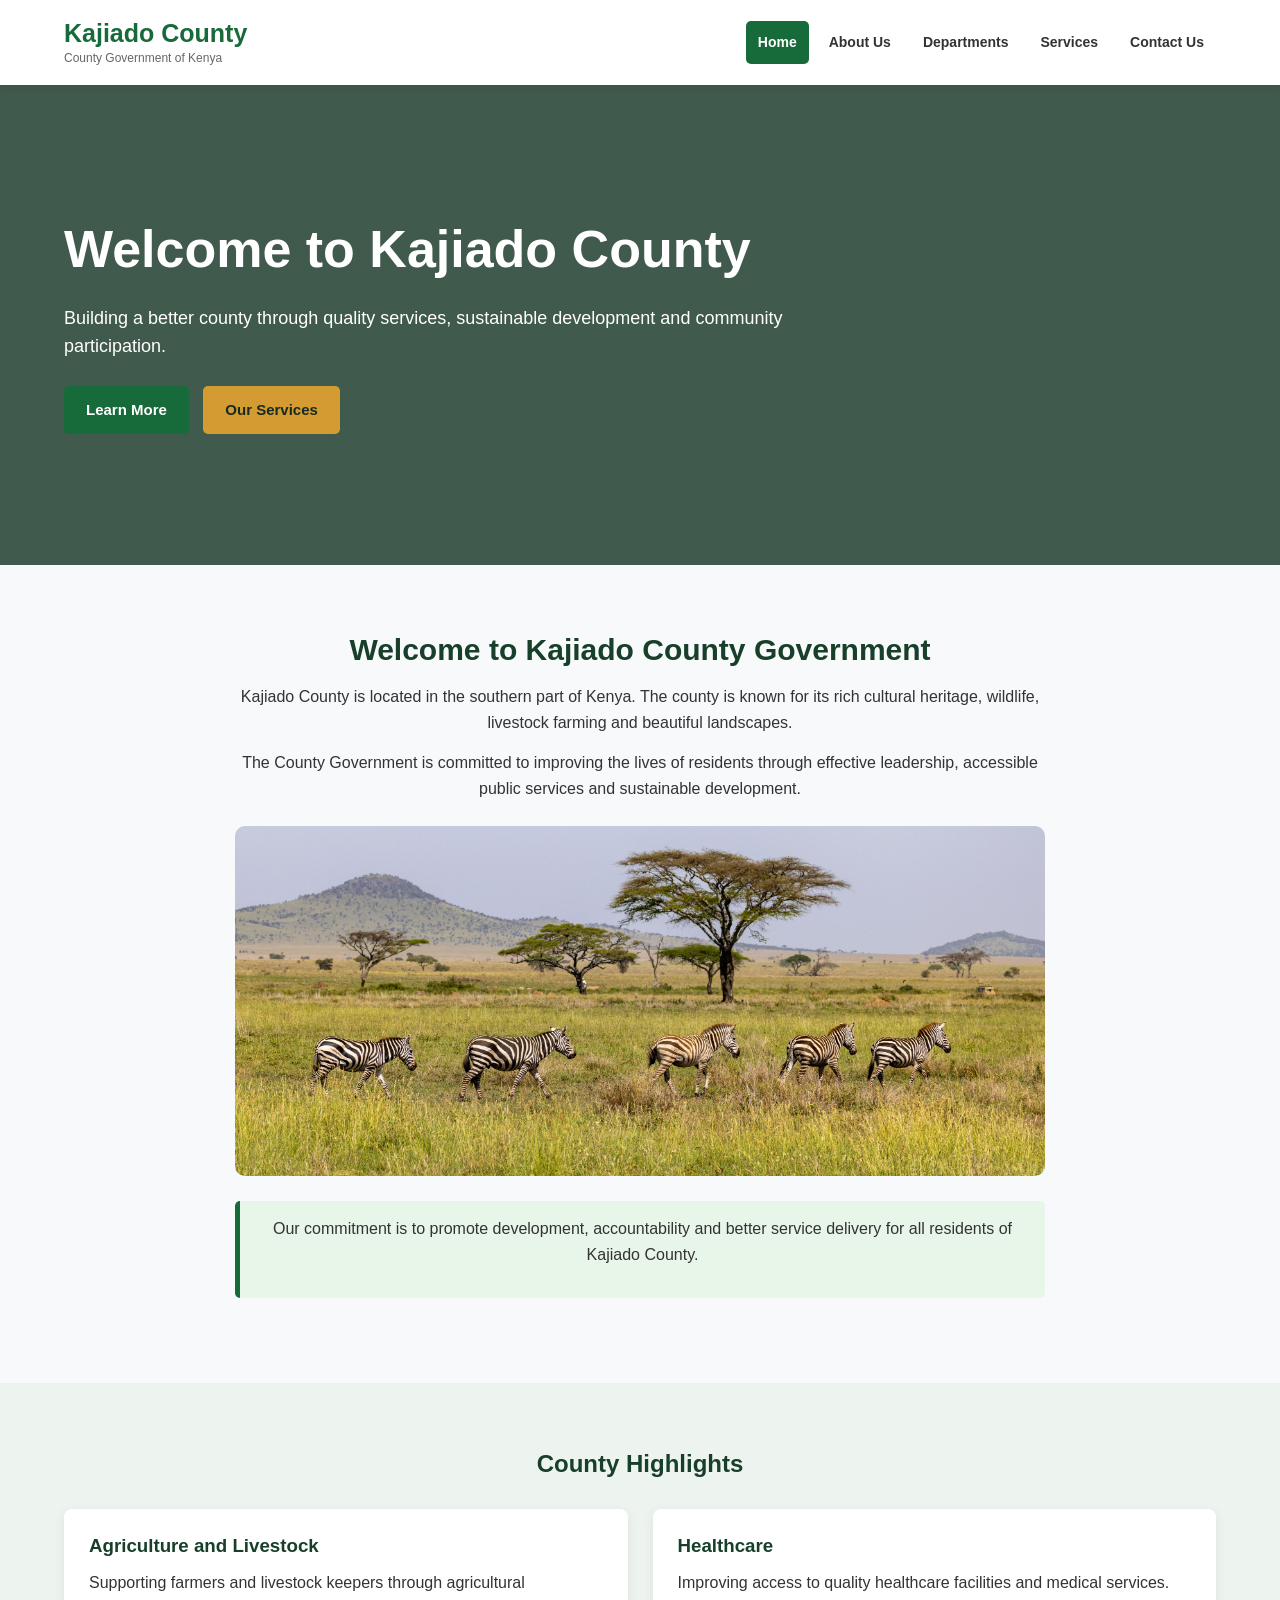
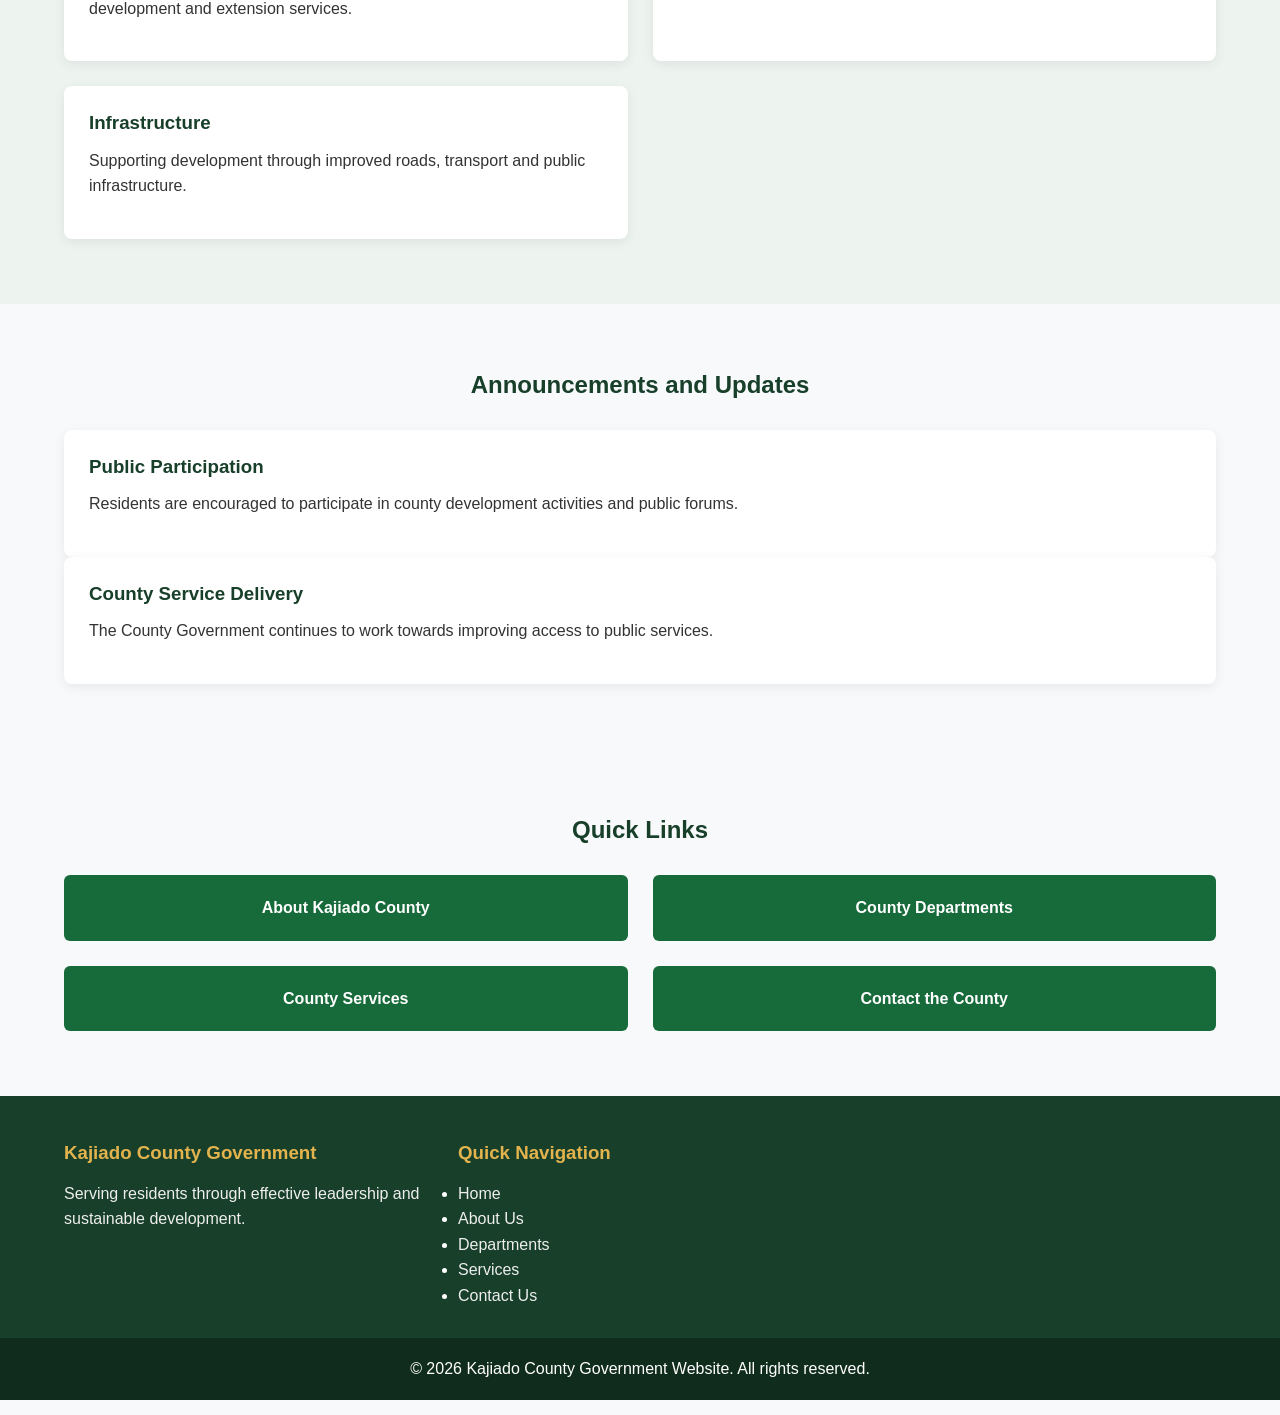
<file: index.html>
<!DOCTYPE html>
<html lang="en">
<head>
    <meta charset="UTF-8">
    <meta name="viewport" content="width=device-width, initial-scale=1.0">

    <meta name="description" content="Official information website for Kajiado County Government.">

    <title>Home | Kajiado County Government</title>

    <!-- External CSS -->
    <link rel="stylesheet" href="css/style.css">

    <!-- Internal CSS -->
    <style>
        .home-note {
            background-color: #e8f5e9;
            padding: 15px;
            border-left: 5px solid #176b3a;
            margin: 20px 0;
            border-radius: 5px;
        }
    </style>
</head>

<body>

    <!-- Header and Navigation -->
    <header>
        <div class="container header-container">

            <div class="logo">
                <h2>Kajiado County</h2>
                <p>County Government of Kenya</p>
            </div>

            <nav>
                <ul>
                    <li><a href="index.html" class="active">Home</a></li>
                    <li><a href="about.html">About Us</a></li>
                    <li><a href="departments.html">Departments</a></li>
                    <li><a href="services.html">Services</a></li>
                    <li><a href="contact.html">Contact Us</a></li>
                </ul>
            </nav>

        </div>
    </header>

    <!-- Hero Section -->
    <section class="hero">
        <div class="container hero-content">
            <h1>Welcome to Kajiado County</h1>

            <p>
                Building a better county through quality services,
                sustainable development and community participation.
            </p>

            <a href="about.html" class="btn">Learn More</a>
            <a href="services.html" class="btn btn-secondary">Our Services</a>
        </div>
    </section>

    <!-- Introduction Section -->
    <section class="introduction">
        <div class="container">

            <h2>Welcome to Kajiado County Government</h2>

            <p>
                Kajiado County is located in the southern part of Kenya.
                The county is known for its rich cultural heritage,
                wildlife, livestock farming and beautiful landscapes.
            </p>

            <p>
                The County Government is committed to improving the
                lives of residents through effective leadership,
                accessible public services and sustainable development.
            </p>

            <img
                src="images/kajiado-landscape.jpg"
                alt="Landscape of Kajiado County, Kenya"
                class="county-image"
            >

            <div class="home-note">
                <p>
                    Our commitment is to promote development,
                    accountability and better service delivery
                    for all residents of Kajiado County.
                </p>
            </div>

        </div>
    </section>

    <!-- County Highlights -->
    <section class="highlights">
        <div class="container">

            <h2>County Highlights</h2>

            <div class="highlight-container">

                <div class="highlight-card">
                    <h3>Agriculture and Livestock</h3>
                    <p>
                        Supporting farmers and livestock keepers
                        through agricultural development and extension services.
                    </p>
                </div>

                <div class="highlight-card">
                    <h3>Healthcare</h3>
                    <p>
                        Improving access to quality healthcare
                        facilities and medical services.
                    </p>
                </div>

                <div class="highlight-card">
                    <h3>Infrastructure</h3>
                    <p>
                        Supporting development through improved
                        roads, transport and public infrastructure.
                    </p>
                </div>

            </div>
        </div>
    </section>

    <!-- Announcements Section -->
    <section class="announcements">
        <div class="container">

            <h2>Announcements and Updates</h2>

            <div class="announcement-card">
                <h3>Public Participation</h3>
                <p>
                    Residents are encouraged to participate in
                    county development activities and public forums.
                </p>
            </div>

            <div class="announcement-card">
                <h3>County Service Delivery</h3>
                <p>
                    The County Government continues to work towards
                    improving access to public services.
                </p>
            </div>

        </div>
    </section>

    <!-- Quick Links Section -->
    <section class="quick-links">
        <div class="container">

            <h2>Quick Links</h2>

            <div class="quick-links-container">

                <a href="about.html">About Kajiado County</a>

                <a href="departments.html">County Departments</a>

                <a href="services.html">County Services</a>

                <a href="contact.html">Contact the County</a>

            </div>

        </div>
    </section>

    <!-- Footer -->
    <footer>
        <div class="container footer-container">

            <div>
                <h3>Kajiado County Government</h3>
                <p>
                    Serving residents through effective leadership
                    and sustainable development.
                </p>
            </div>

            <div>
                <h3>Quick Navigation</h3>
                <ul>
                    <li><a href="index.html">Home</a></li>
                    <li><a href="about.html">About Us</a></li>
                    <li><a href="departments.html">Departments</a></li>
                    <li><a href="services.html">Services</a></li>
                    <li><a href="contact.html">Contact Us</a></li>
                </ul>
            </div>

        </div>

        <p class="copyright">
            &copy; 2026 Kajiado County Government Website.
            All rights reserved.
        </p>
    </footer>

</body>
</html>
</file>
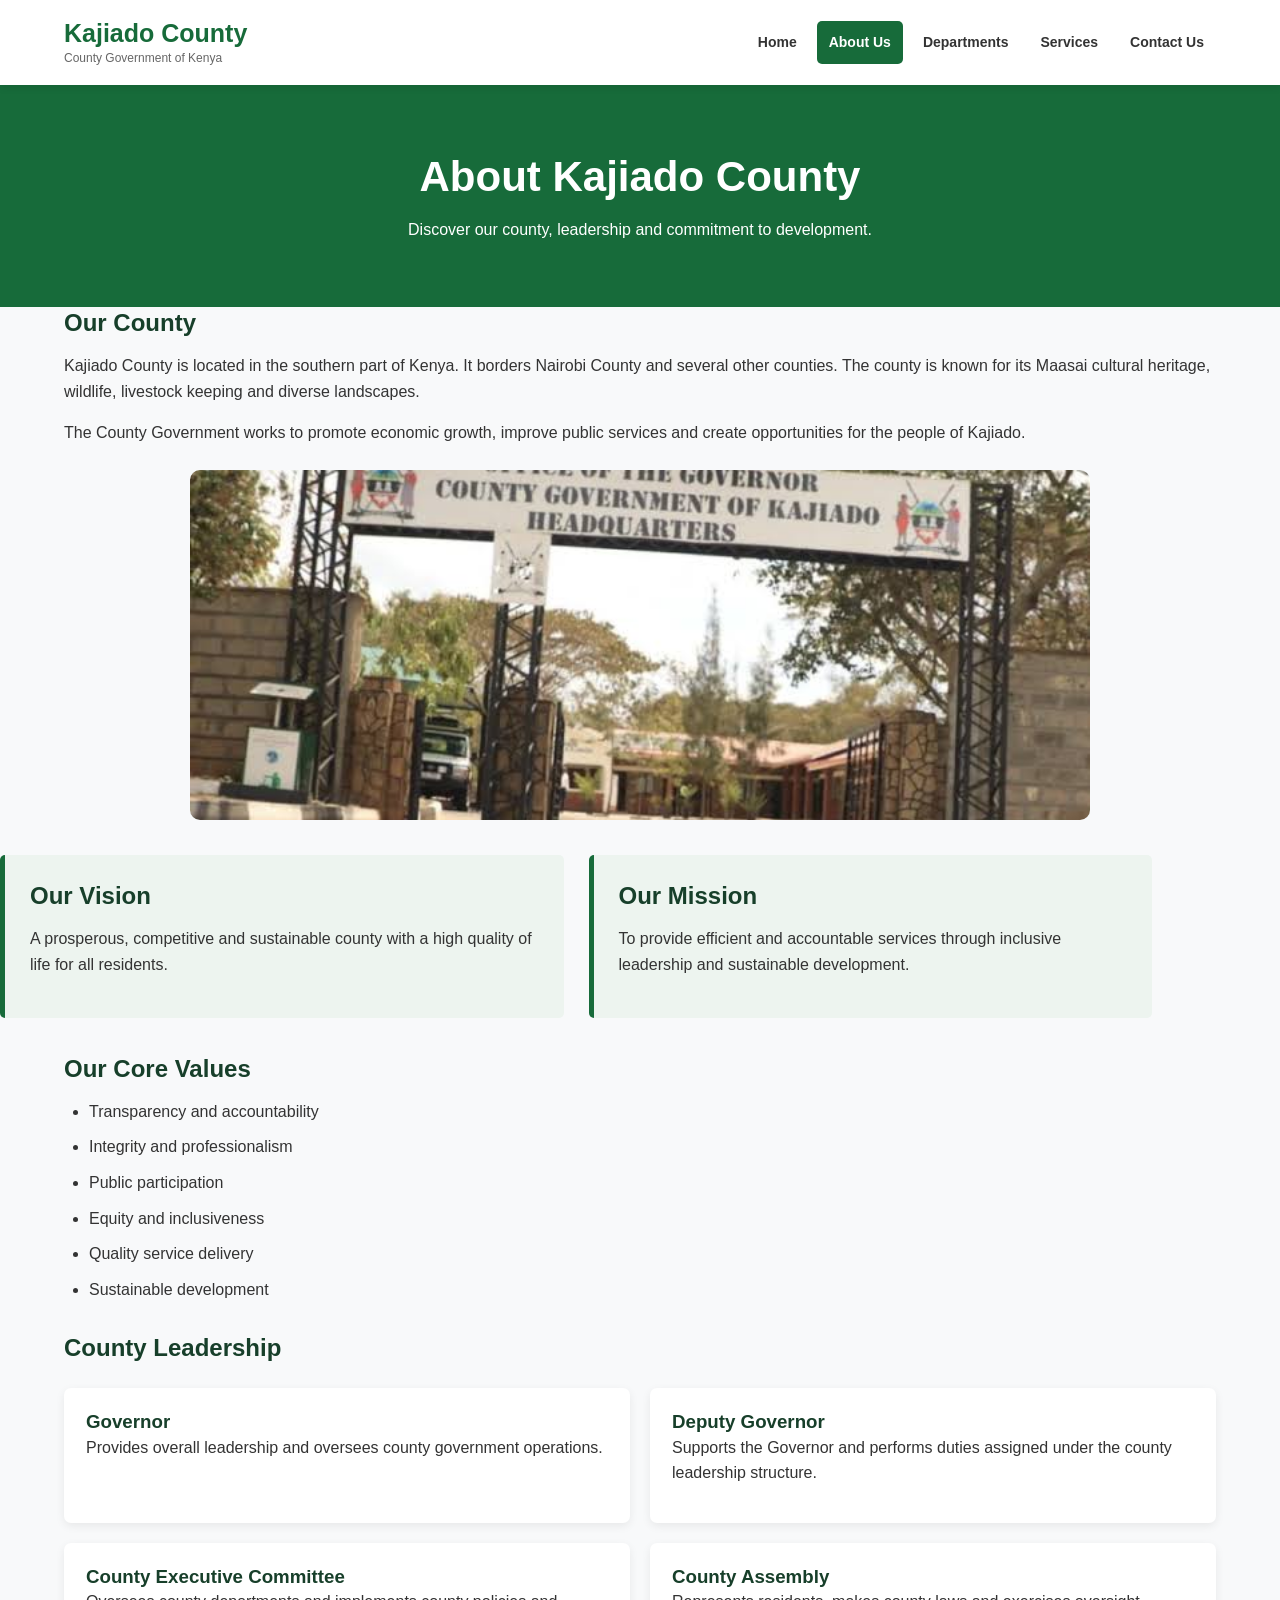
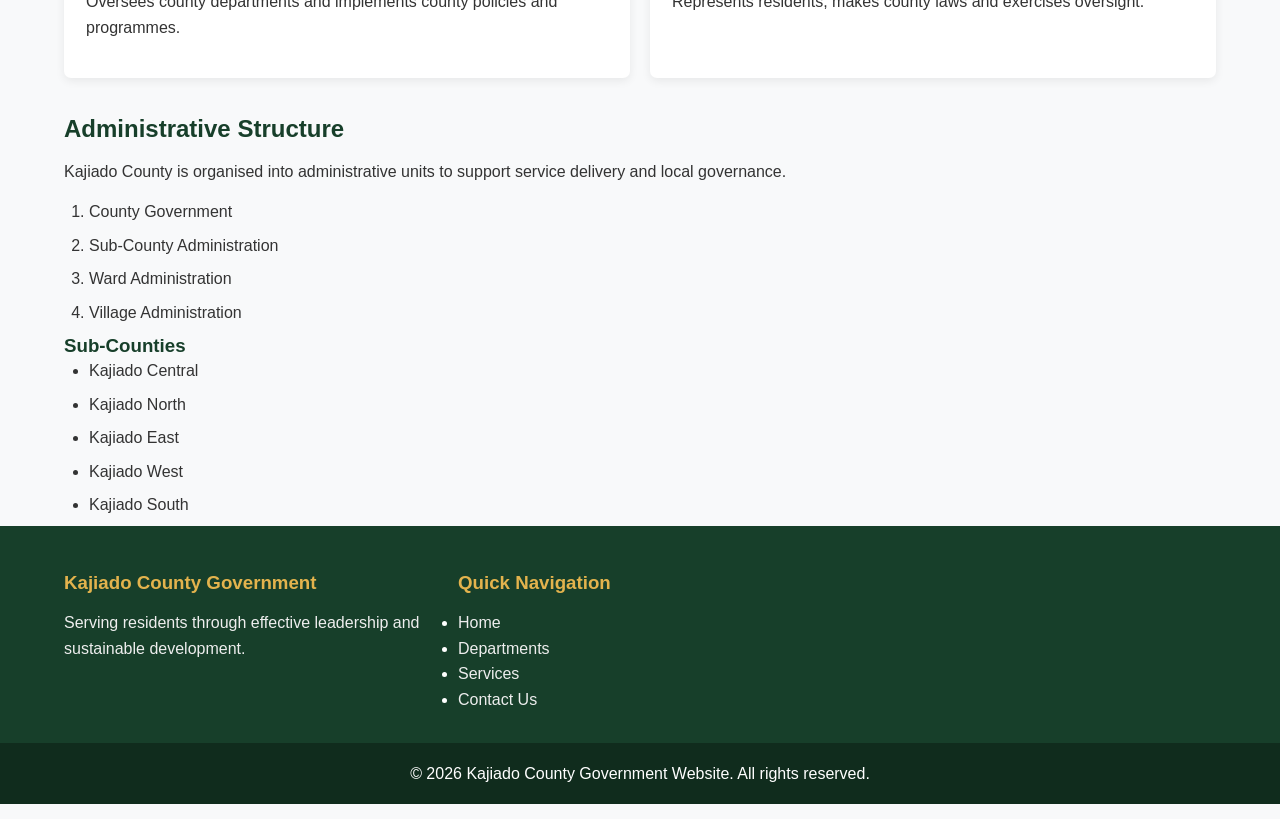
<file: about.html>
<!DOCTYPE html>
<html lang="en">
<head>
    <meta charset="UTF-8">
    <meta name="viewport" content="width=device-width, initial-scale=1.0">
    <meta name="description" content="Learn about Kajiado County, its leadership, vision, mission and administrative structure.">
    <title>About Us | Kajiado County Government</title>
    <link rel="stylesheet" href="css/style.css">
</head>

<body>

    <header>
        <div class="container header-container">
            <div class="logo">
                <h2>Kajiado County</h2>
                <p>County Government of Kenya</p>
            </div>

            <nav>
                <ul>
                    <li><a href="index.html">Home</a></li>
                    <li><a href="about.html" class="active">About Us</a></li>
                    <li><a href="departments.html">Departments</a></li>
                    <li><a href="services.html">Services</a></li>
                    <li><a href="contact.html">Contact Us</a></li>
                </ul>
            </nav>
        </div>
    </header>

    <section class="page-banner">
        <div class="container">
            <h1>About Kajiado County</h1>
            <p>Discover our county, leadership and commitment to development.</p>
        </div>
    </section>

    <section class="container">
        <h2>Our County</h2>

        <p>
            Kajiado County is located in the southern part of Kenya.
            It borders Nairobi County and several other counties.
            The county is known for its Maasai cultural heritage,
            wildlife, livestock keeping and diverse landscapes.
        </p>

        <p>
            The County Government works to promote economic growth,
            improve public services and create opportunities for
            the people of Kajiado.
        </p>

        <img
            src="images/county-building.jpg"
            alt="County government building"
            class="county-image"
        >
    </section>

    <section class="container vision-mission">
        <div class="vision-box">
            <h2>Our Vision</h2>
            <p>
                A prosperous, competitive and sustainable county
                with a high quality of life for all residents.
            </p>
        </div>

        <div class="mission-box">
            <h2>Our Mission</h2>
            <p>
                To provide efficient and accountable services
                through inclusive leadership and sustainable
                development.
            </p>
        </div>
    </section>

    <section class="container">
        <h2>Our Core Values</h2>

        <ul class="values-list">
            <li>Transparency and accountability</li>
            <li>Integrity and professionalism</li>
            <li>Public participation</li>
            <li>Equity and inclusiveness</li>
            <li>Quality service delivery</li>
            <li>Sustainable development</li>
        </ul>
    </section>

    <section class="container">
        <h2>County Leadership</h2>

        <div class="leadership-container">

            <div class="leadership-card">
                <h3>Governor</h3>
                <p>
                    Provides overall leadership and oversees
                    county government operations.
                </p>
            </div>

            <div class="leadership-card">
                <h3>Deputy Governor</h3>
                <p>
                    Supports the Governor and performs duties
                    assigned under the county leadership structure.
                </p>
            </div>

            <div class="leadership-card">
                <h3>County Executive Committee</h3>
                <p>
                    Oversees county departments and implements
                    county policies and programmes.
                </p>
            </div>

            <div class="leadership-card">
                <h3>County Assembly</h3>
                <p>
                    Represents residents, makes county laws
                    and exercises oversight.
                </p>
            </div>

        </div>
    </section>

    <section class="container administrative-structure">
        <h2>Administrative Structure</h2>

        <p>
            Kajiado County is organised into administrative
            units to support service delivery and local governance.
        </p>

        <ol>
            <li>County Government</li>
            <li>Sub-County Administration</li>
            <li>Ward Administration</li>
            <li>Village Administration</li>
        </ol>

        <h3>Sub-Counties</h3>

        <ul>
            <li>Kajiado Central</li>
            <li>Kajiado North</li>
            <li>Kajiado East</li>
            <li>Kajiado West</li>
            <li>Kajiado South</li>
        </ul>
    </section>

    <footer>
        <div class="container footer-container">
            <div>
                <h3>Kajiado County Government</h3>
                <p>Serving residents through effective leadership and sustainable development.</p>
            </div>

            <div>
                <h3>Quick Navigation</h3>
                <ul>
                    <li><a href="index.html">Home</a></li>
                    <li><a href="departments.html">Departments</a></li>
                    <li><a href="services.html">Services</a></li>
                    <li><a href="contact.html">Contact Us</a></li>
                </ul>
            </div>
        </div>

        <p class="copyright">
            &copy; 2026 Kajiado County Government Website. All rights reserved.
        </p>
    </footer>

</body>
</html>
</file>
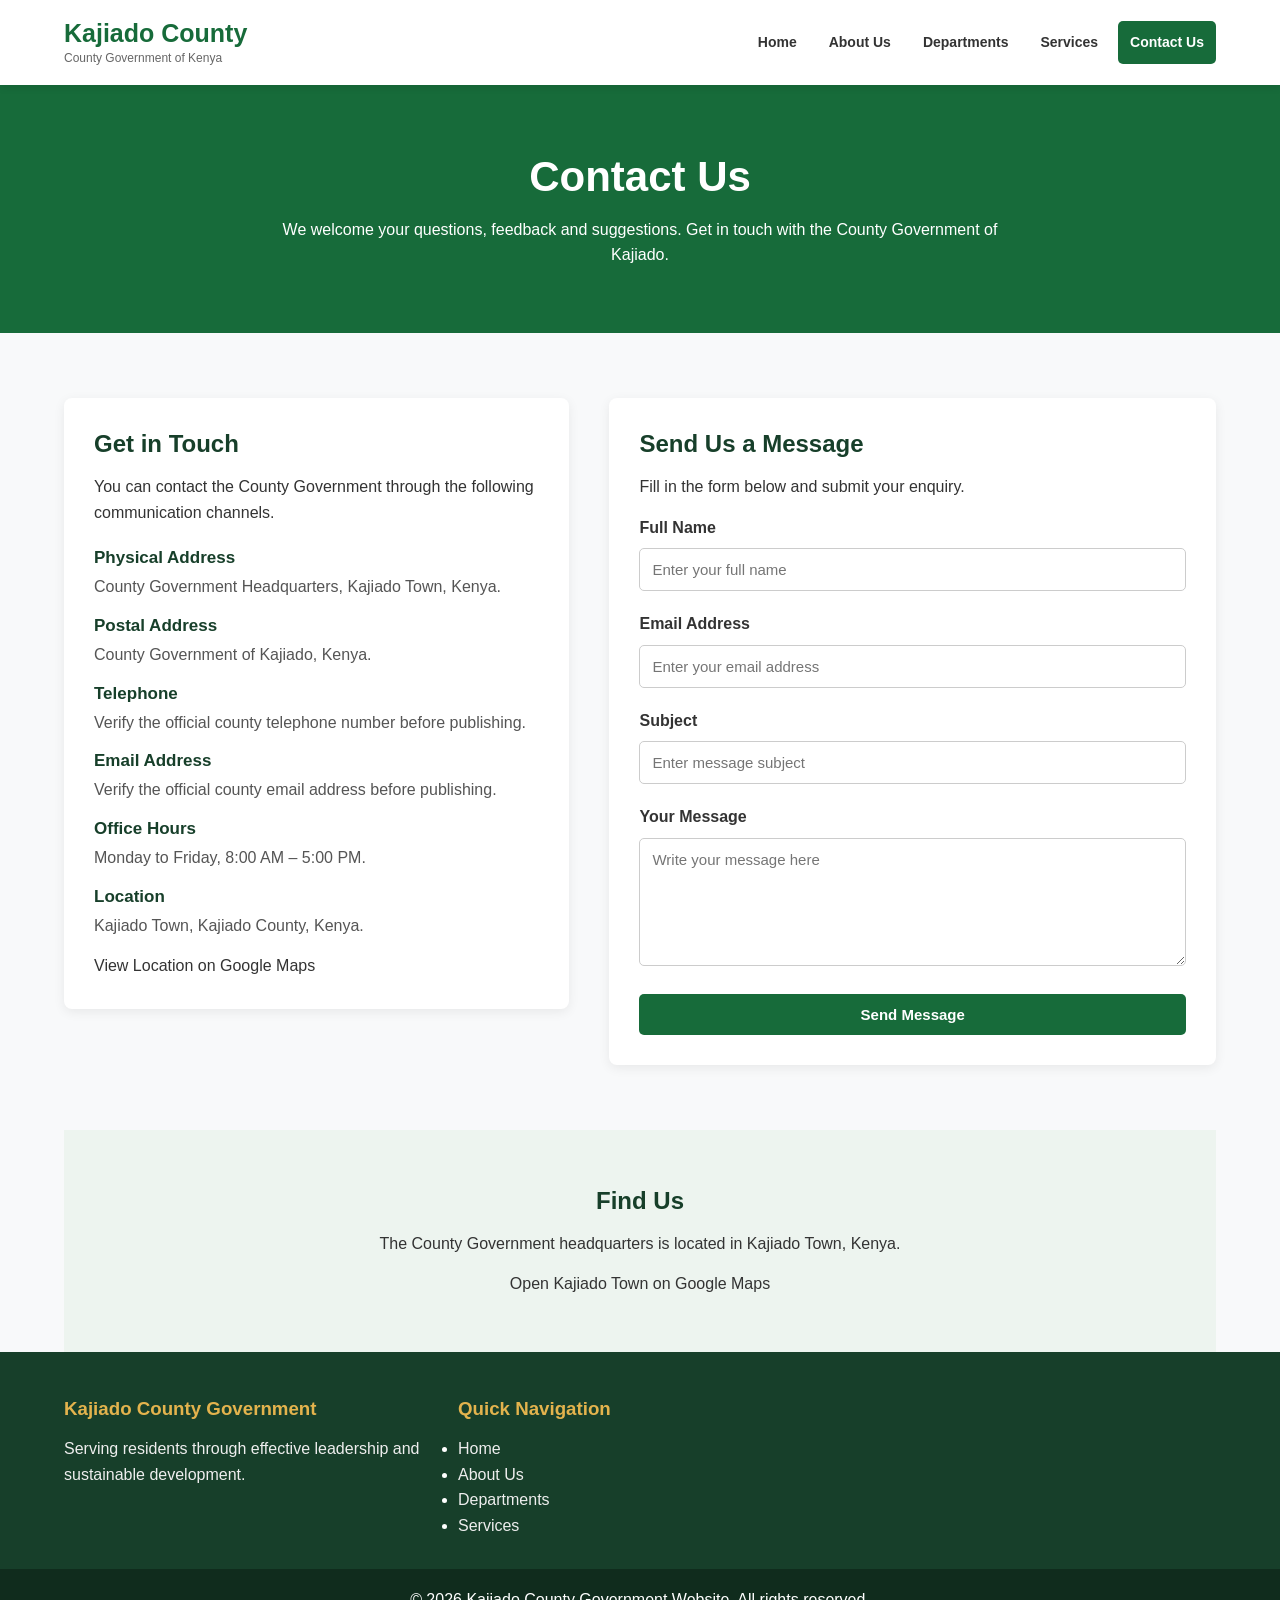
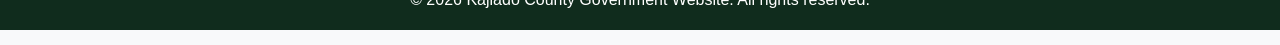
<file: contact.html>
<!DOCTYPE html>
<html lang="en">
<head>
    <meta charset="UTF-8">
    <meta name="viewport" content="width=device-width, initial-scale=1.0">
    <meta name="description" content="Contact Kajiado County Government for information, enquiries and feedback.">
    <title>Contact Us | Kajiado County Government</title>
    <link rel="stylesheet" href="css/style.css">
</head>

<body>

    <header>
        <div class="container header-container">
            <div class="logo">
                <h2>Kajiado County</h2>
                <p>County Government of Kenya</p>
            </div>

            <nav>
                <ul>
                    <li><a href="index.html">Home</a></li>
                    <li><a href="about.html">About Us</a></li>
                    <li><a href="departments.html">Departments</a></li>
                    <li><a href="services.html">Services</a></li>
                    <li><a href="contact.html" class="active">Contact Us</a></li>
                </ul>
            </nav>
        </div>
    </header>

    <section class="page-banner">
        <div class="container">
            <h1>Contact Us</h1>
            <p>
                We welcome your questions, feedback and suggestions.
                Get in touch with the County Government of Kajiado.
            </p>
        </div>
    </section>

    <section class="container contact-section">

        <div class="contact-information">
            <h2>Get in Touch</h2>

            <p>
                You can contact the County Government through
                the following communication channels.
            </p>

            <div class="contact-details">

                <h3>Physical Address</h3>
                <p>County Government Headquarters, Kajiado Town, Kenya.</p>

                <h3>Postal Address</h3>
                <p>County Government of Kajiado, Kenya.</p>

                <h3>Telephone</h3>
                <p>Verify the official county telephone number before publishing.</p>

                <h3>Email Address</h3>
                <p>Verify the official county email address before publishing.</p>

                <h3>Office Hours</h3>
                <p>Monday to Friday, 8:00 AM – 5:00 PM.</p>

                <h3>Location</h3>
                <p>Kajiado Town, Kajiado County, Kenya.</p>

                <a
                    href="https://www.google.com/maps/search/?api=1&query=Kajiado+County+Headquarters+Kenya"
                    target="_blank"
                    rel="noopener noreferrer"
                >
                    View Location on Google Maps
                </a>

            </div>
        </div>

        <div class="contact-form-container">
            <h2>Send Us a Message</h2>

            <p>Fill in the form below and submit your enquiry.</p>

            <form action="https://formspree.io/f/xnppzzgo" method="POST">

                <div class="form-group">
                    <label for="name">Full Name</label>
                    <input
                        type="text"
                        id="name"
                        name="name"
                        placeholder="Enter your full name"
                        required
                        minlength="3"
                    >
                </div>

                <div class="form-group">
                    <label for="email">Email Address</label>
                    <input
                        type="email"
                        id="email"
                        name="email"
                        placeholder="Enter your email address"
                        required
                    >
                </div>

                <div class="form-group">
                    <label for="subject">Subject</label>
                    <input
                        type="text"
                        id="subject"
                        name="subject"
                        placeholder="Enter message subject"
                        required
                    >
                </div>

                <div class="form-group">
                    <label for="message">Your Message</label>
                    <textarea
                        id="message"
                        name="message"
                        rows="6"
                        placeholder="Write your message here"
                        required
                        minlength="10"
                    ></textarea>
                </div>

                <input
                    type="hidden"
                    name="_subject"
                    value="New enquiry from Kajiado County Website"
                >

                <button type="submit" class="btn">Send Message</button>

            </form>
        </div>

    </section>

    <section class="container location-section">
        <h2>Find Us</h2>
        <p>
            The County Government headquarters is located in
            Kajiado Town, Kenya.
        </p>

        <a
            href="https://www.google.com/maps/search/?api=1&query=Kajiado+Town+Kenya"
            target="_blank"
            rel="noopener noreferrer"
        >
            Open Kajiado Town on Google Maps
        </a>
    </section>

    <footer>
        <div class="container footer-container">
            <div>
                <h3>Kajiado County Government</h3>
                <p>Serving residents through effective leadership and sustainable development.</p>
            </div>

            <div>
                <h3>Quick Navigation</h3>
                <ul>
                    <li><a href="index.html">Home</a></li>
                    <li><a href="about.html">About Us</a></li>
                    <li><a href="departments.html">Departments</a></li>
                    <li><a href="services.html">Services</a></li>
                </ul>
            </div>
        </div>

        <p class="copyright">
            &copy; 2026 Kajiado County Government Website. All rights reserved.
        </p>
    </footer>

</body>
</html>
</file>
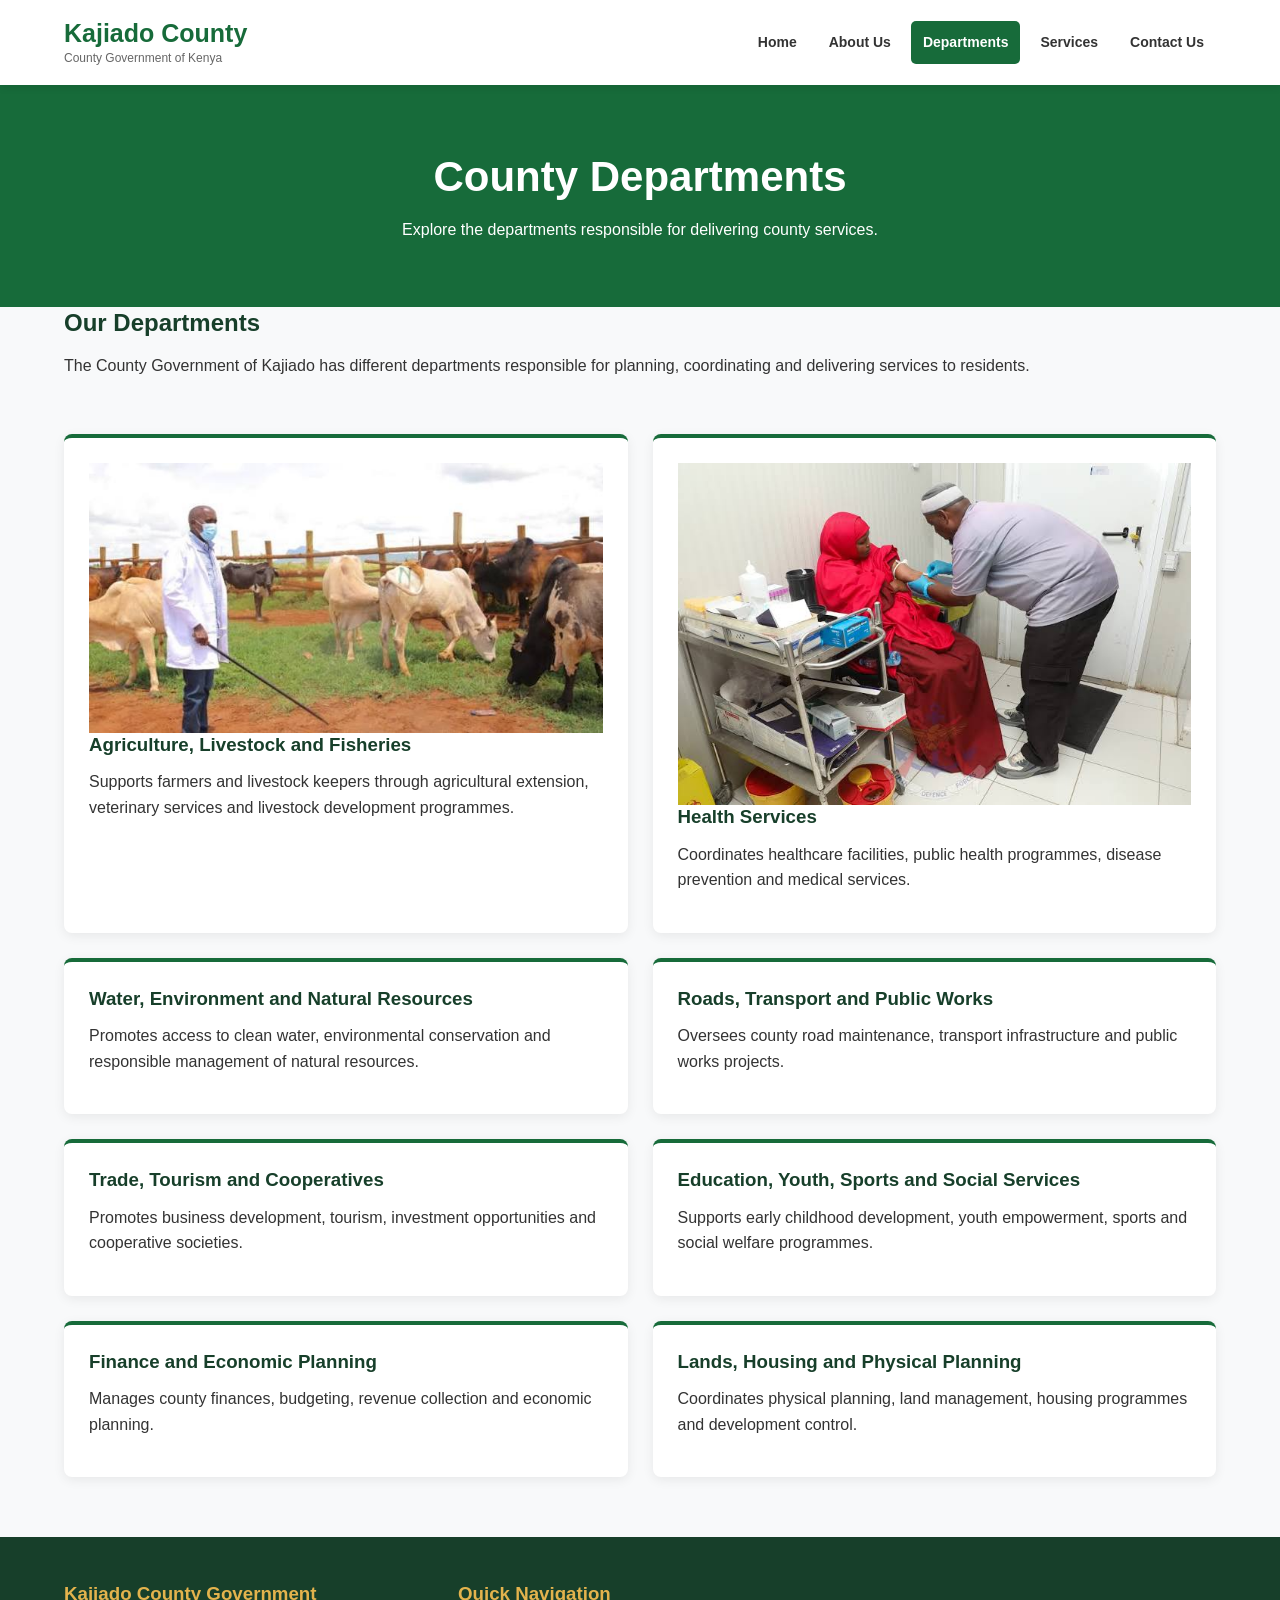
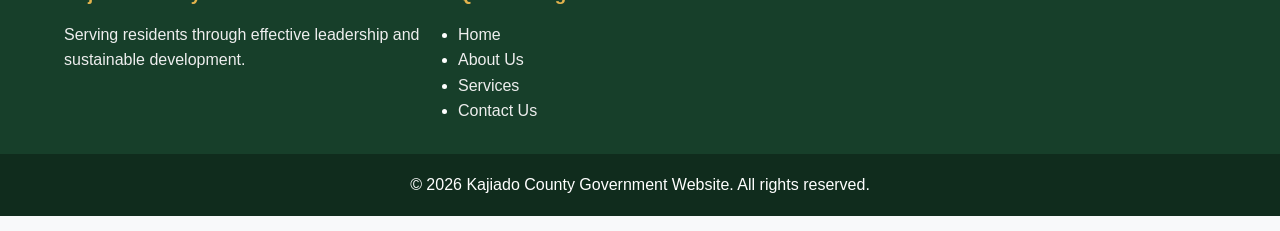
<file: departments.html>
<!DOCTYPE html>
<html lang="en">
<head>
    <meta charset="UTF-8">
    <meta name="viewport" content="width=device-width, initial-scale=1.0">
    <meta name="description" content="Explore the departments of Kajiado County Government and their responsibilities.">
    <title>Departments | Kajiado County Government</title>
    <link rel="stylesheet" href="css/style.css">
</head>

<body>

    <header>
        <div class="container header-container">
            <div class="logo">
                <h2>Kajiado County</h2>
                <p>County Government of Kenya</p>
            </div>

            <nav>
                <ul>
                    <li><a href="index.html">Home</a></li>
                    <li><a href="about.html">About Us</a></li>
                    <li><a href="departments.html" class="active">Departments</a></li>
                    <li><a href="services.html">Services</a></li>
                    <li><a href="contact.html">Contact Us</a></li>
                </ul>
            </nav>
        </div>
    </header>

    <section class="page-banner">
        <div class="container">
            <h1>County Departments</h1>
            <p>Explore the departments responsible for delivering county services.</p>
        </div>
    </section>

    <section class="container">
        <h2>Our Departments</h2>

        <p>
            The County Government of Kajiado has different departments
            responsible for planning, coordinating and delivering
            services to residents.
        </p>

        <div class="department-container">

            <div class="department-card">
                <img src="images/agriculture.jpg" alt="Agricultural activities in Kajiado County">
                <h3>Agriculture, Livestock and Fisheries</h3>
                <p>
                    Supports farmers and livestock keepers through
                    agricultural extension, veterinary services
                    and livestock development programmes.
                </p>
            </div>

            <div class="department-card">
                <img src="images/healthcare.jpg" alt="Healthcare service delivery">
                <h3>Health Services</h3>
                <p>
                    Coordinates healthcare facilities, public health
                    programmes, disease prevention and medical services.
                </p>
            </div>

            <div class="department-card">
                <h3>Water, Environment and Natural Resources</h3>
                <p>
                    Promotes access to clean water, environmental
                    conservation and responsible management of
                    natural resources.
                </p>
            </div>

            <div class="department-card">
                <h3>Roads, Transport and Public Works</h3>
                <p>
                    Oversees county road maintenance, transport
                    infrastructure and public works projects.
                </p>
            </div>

            <div class="department-card">
                <h3>Trade, Tourism and Cooperatives</h3>
                <p>
                    Promotes business development, tourism,
                    investment opportunities and cooperative societies.
                </p>
            </div>

            <div class="department-card">
                <h3>Education, Youth, Sports and Social Services</h3>
                <p>
                    Supports early childhood development, youth
                    empowerment, sports and social welfare programmes.
                </p>
            </div>

            <div class="department-card">
                <h3>Finance and Economic Planning</h3>
                <p>
                    Manages county finances, budgeting, revenue
                    collection and economic planning.
                </p>
            </div>

            <div class="department-card">
                <h3>Lands, Housing and Physical Planning</h3>
                <p>
                    Coordinates physical planning, land management,
                    housing programmes and development control.
                </p>
            </div>

        </div>
    </section>

    <footer>
        <div class="container footer-container">
            <div>
                <h3>Kajiado County Government</h3>
                <p>Serving residents through effective leadership and sustainable development.</p>
            </div>

            <div>
                <h3>Quick Navigation</h3>
                <ul>
                    <li><a href="index.html">Home</a></li>
                    <li><a href="about.html">About Us</a></li>
                    <li><a href="services.html">Services</a></li>
                    <li><a href="contact.html">Contact Us</a></li>
                </ul>
            </div>
        </div>

        <p class="copyright">
            &copy; 2026 Kajiado County Government Website. All rights reserved.
        </p>
    </footer>

</body>
</html>
</file>
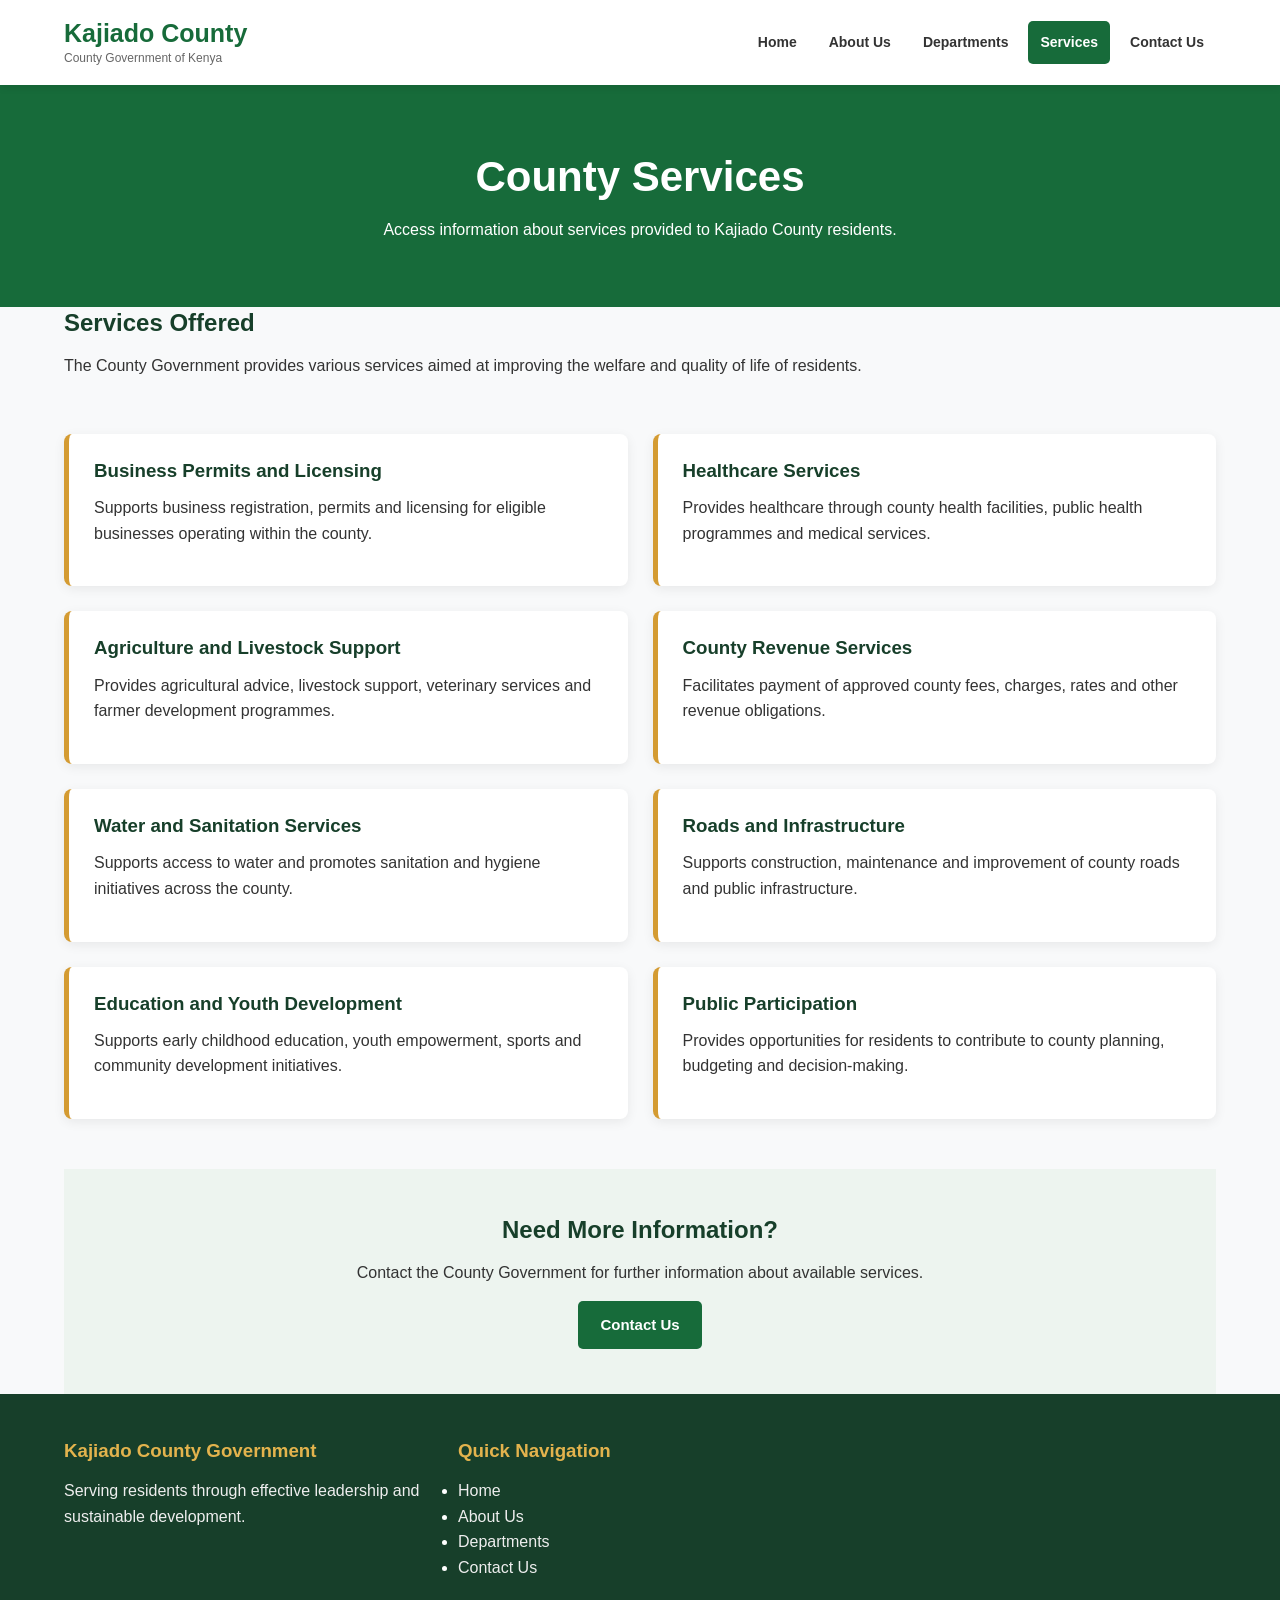
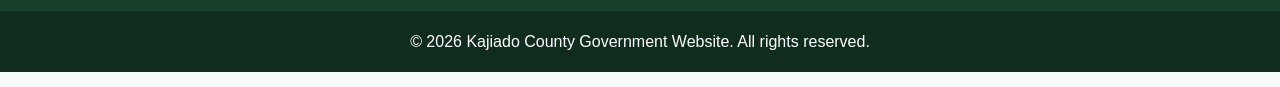
<file: services.html>
<!DOCTYPE html>
<html lang="en">
<head>
    <meta charset="UTF-8">
    <meta name="viewport" content="width=device-width, initial-scale=1.0">
    <meta name="description" content="Find information about services offered by Kajiado County Government.">
    <title>Services | Kajiado County Government</title>
    <link rel="stylesheet" href="css/style.css">
</head>

<body>

    <header>
        <div class="container header-container">
            <div class="logo">
                <h2>Kajiado County</h2>
                <p>County Government of Kenya</p>
            </div>

            <nav>
                <ul>
                    <li><a href="index.html">Home</a></li>
                    <li><a href="about.html">About Us</a></li>
                    <li><a href="departments.html">Departments</a></li>
                    <li><a href="services.html" class="active">Services</a></li>
                    <li><a href="contact.html">Contact Us</a></li>
                </ul>
            </nav>
        </div>
    </header>

    <section class="page-banner">
        <div class="container">
            <h1>County Services</h1>
            <p>Access information about services provided to Kajiado County residents.</p>
        </div>
    </section>

    <section class="container">
        <h2>Services Offered</h2>

        <p>
            The County Government provides various services
            aimed at improving the welfare and quality of life
            of residents.
        </p>

        <div class="service-container">

            <div class="service-card">
                <h3>Business Permits and Licensing</h3>
                <p>
                    Supports business registration, permits
                    and licensing for eligible businesses
                    operating within the county.
                </p>
            </div>

            <div class="service-card">
                <h3>Healthcare Services</h3>
                <p>
                    Provides healthcare through county health
                    facilities, public health programmes
                    and medical services.
                </p>
            </div>

            <div class="service-card">
                <h3>Agriculture and Livestock Support</h3>
                <p>
                    Provides agricultural advice, livestock
                    support, veterinary services and farmer
                    development programmes.
                </p>
            </div>

            <div class="service-card">
                <h3>County Revenue Services</h3>
                <p>
                    Facilitates payment of approved county
                    fees, charges, rates and other revenue
                    obligations.
                </p>
            </div>

            <div class="service-card">
                <h3>Water and Sanitation Services</h3>
                <p>
                    Supports access to water and promotes
                    sanitation and hygiene initiatives
                    across the county.
                </p>
            </div>

            <div class="service-card">
                <h3>Roads and Infrastructure</h3>
                <p>
                    Supports construction, maintenance and
                    improvement of county roads and
                    public infrastructure.
                </p>
            </div>

            <div class="service-card">
                <h3>Education and Youth Development</h3>
                <p>
                    Supports early childhood education,
                    youth empowerment, sports and
                    community development initiatives.
                </p>
            </div>

            <div class="service-card">
                <h3>Public Participation</h3>
                <p>
                    Provides opportunities for residents
                    to contribute to county planning,
                    budgeting and decision-making.
                </p>
            </div>

        </div>

        <div class="service-contact">
            <h2>Need More Information?</h2>
            <p>
                Contact the County Government for further
                information about available services.
            </p>
            <a href="contact.html" class="btn">Contact Us</a>
        </div>

    </section>

    <footer>
        <div class="container footer-container">
            <div>
                <h3>Kajiado County Government</h3>
                <p>Serving residents through effective leadership and sustainable development.</p>
            </div>

            <div>
                <h3>Quick Navigation</h3>
                <ul>
                    <li><a href="index.html">Home</a></li>
                    <li><a href="about.html">About Us</a></li>
                    <li><a href="departments.html">Departments</a></li>
                    <li><a href="contact.html">Contact Us</a></li>
                </ul>
            </div>
        </div>

        <p class="copyright">
            &copy; 2026 Kajiado County Government Website. All rights reserved.
        </p>
    </footer>

</body>
</html>
</file>
<file: css/style.css>
/* =====================================
   1. GENERAL STYLING
===================================== */

* {
    margin: 0;
    padding: 0;
    box-sizing: border-box;
}

html {
    scroll-behavior: smooth;
}

body {
    font-family: Arial, Helvetica, sans-serif;
    line-height: 1.6;
    color: #333;
    background-color: #f8f9fa;
    overflow-x: hidden;
}

img {
    max-width: 100%;
    height: auto;
    display: block;
}

.container {
    width: 90%;
    max-width: 1200px;
    margin: auto;
}

h1, h2, h3 {
    line-height: 1.3;
    color: #173f2a;
}

h2 {
    margin-bottom: 15px;
}

p {
    margin-bottom: 15px;
}

a {
    text-decoration: none;
    color: inherit;
}

/* =====================================
   2. HEADER AND NAVIGATION
===================================== */

header {
    background-color: #ffffff;
    box-shadow: 0 2px 8px rgba(0, 0, 0, 0.1);
    position: sticky;
    top: 0;
    z-index: 1000;
}

.header-container {
    min-height: 85px;
    display: flex;
    justify-content: space-between;
    align-items: center;
    gap: 20px;
    padding-top: 12px;
    padding-bottom: 12px;
}

.logo h2 {
    color: #176b3a;
    font-size: 25px;
    margin-bottom: 0;
}

.logo p {
    font-size: 12px;
    margin-bottom: 0;
    color: #666;
}

nav ul {
    display: flex;
    align-items: center;
    justify-content: center;
    flex-wrap: wrap;
    list-style: none;
    gap: 8px;
}

nav ul li a {
    display: block;
    padding: 10px 12px;
    font-weight: bold;
    font-size: 14px;
    color: #333;
    border-radius: 5px;
    transition: 0.3s ease;
}

nav ul li a:hover,
nav ul li a.active {
    background-color: #176b3a;
    color: white;
}

/* =====================================
   3. HOME PAGE HERO SECTION
===================================== */

.hero {
    min-height: 480px;
    background: linear-gradient(
        rgba(12, 45, 27, 0.78),
        rgba(12, 45, 27, 0.78)
    );
    color: white;
    display: flex;
    align-items: center;
    padding: 80px 0;
}

.hero-content {
    max-width: 750px;
    margin-left: 5%;
}

.hero h1 {
    font-size: clamp(32px, 5vw, 52px);
    color: white;
    margin-bottom: 20px;
}

.hero p {
    font-size: 18px;
    color: white;
    margin-bottom: 25px;
}

/* =====================================
   4. BUTTONS
===================================== */

.btn {
    display: inline-block;
    background-color: #176b3a;
    color: white;
    padding: 12px 22px;
    border: none;
    border-radius: 5px;
    font-size: 15px;
    font-weight: bold;
    cursor: pointer;
    transition: 0.3s ease;
}

.btn:hover {
    background-color: #104c29;
    transform: translateY(-2px);
}

.btn-secondary {
    background-color: #d49b32;
    color: #172b20;
    margin-left: 10px;
}

.btn-secondary:hover {
    background-color: #b77d1e;
}

/* =====================================
   5. GENERAL SECTIONS
===================================== */

.introduction,
.highlights,
.announcements,
.quick-links,
.contact-section,
.about-section,
.departments-section,
.services-section {
    padding-top: 65px;
    padding-bottom: 65px;
}

.introduction {
    text-align: center;
    max-width: 900px;
    margin: auto;
}

.introduction h2 {
    font-size: 30px;
}

/* =====================================
   6. HIGHLIGHTS AND CARDS
===================================== */

.highlights {
    background-color: #edf4ef;
}

.highlights h2,
.announcements h2,
.quick-links h2 {
    text-align: center;
    margin-bottom: 30px;
}

.highlight-container,
.announcement-container,
.quick-links-container {
    display: grid;
    grid-template-columns: repeat(2, 1fr);
    gap: 25px;
}

.highlight-card,
.announcement-card {
    background-color: white;
    padding: 25px;
    border-radius: 8px;
    box-shadow: 0 3px 12px rgba(0, 0, 0, 0.07);
    transition: 0.3s ease;
}

.highlight-card:hover,
.announcement-card:hover {
    transform: translateY(-5px);
    box-shadow: 0 6px 18px rgba(0, 0, 0, 0.12);
}

.highlight-card h3,
.announcement-card h3 {
    margin-bottom: 12px;
}

.quick-links-container a {
    background-color: #176b3a;
    color: white;
    padding: 20px;
    border-radius: 6px;
    text-align: center;
    font-weight: bold;
    transition: 0.3s ease;
}

.quick-links-container a:hover {
    background-color: #104c29;
}

/* =====================================
   7. PAGE BANNER
===================================== */

.page-banner {
    background-color: #176b3a;
    color: white;
    padding: 65px 0;
    text-align: center;
}

.page-banner h1 {
    color: white;
    font-size: clamp(30px, 5vw, 42px);
    margin-bottom: 12px;
}

.page-banner p {
    color: white;
    max-width: 750px;
    margin: auto;
}

/* =====================================
   8. ABOUT PAGE
===================================== */

.about-section h2 {
    margin-bottom: 18px;
}

.vision-mission {
    display: grid;
    grid-template-columns: repeat(2, 1fr);
    gap: 25px;
    margin: 35px 0;
}

.vision-box,
.mission-box {
    background-color: #edf4ef;
    padding: 25px;
    border-left: 5px solid #176b3a;
    border-radius: 5px;
}

.values-list {
    padding-left: 25px;
    margin-bottom: 30px;
}

.values-list li {
    margin-bottom: 10px;
}

.leadership-container {
    display: grid;
    grid-template-columns: repeat(2, 1fr);
    gap: 20px;
    margin: 25px 0;
}

.leadership-card {
    background-color: white;
    padding: 22px;
    border-radius: 7px;
    box-shadow: 0 3px 10px rgba(0, 0, 0, 0.07);
}

.administrative-structure {
    margin-top: 35px;
}

.administrative-structure ol,
.administrative-structure ul {
    padding-left: 25px;
}

.administrative-structure li {
    margin-bottom: 8px;
}

/* =====================================
   9. DEPARTMENTS PAGE
===================================== */

.department-container {
    display: grid;
    grid-template-columns: repeat(2, 1fr);
    gap: 25px;
    padding-top: 40px;
    padding-bottom: 60px;
}

.department-card {
    background-color: white;
    padding: 25px;
    border-radius: 8px;
    border-top: 4px solid #176b3a;
    box-shadow: 0 3px 12px rgba(0, 0, 0, 0.07);
    transition: 0.3s ease;
}

.department-card:hover {
    transform: translateY(-5px);
}

.department-card h3 {
    margin-bottom: 12px;
}

.department-card ul {
    padding-left: 20px;
}

.department-card li {
    margin-bottom: 8px;
}

/* =====================================
   10. SERVICES PAGE
===================================== */

.service-container {
    display: grid;
    grid-template-columns: repeat(2, 1fr);
    gap: 25px;
    padding-top: 40px;
    padding-bottom: 50px;
}

.service-card {
    background-color: white;
    padding: 25px;
    border-radius: 8px;
    border-left: 5px solid #d49b32;
    box-shadow: 0 3px 12px rgba(0, 0, 0, 0.07);
    transition: 0.3s ease;
}

.service-card:hover {
    transform: translateY(-5px);
}

.service-card h3 {
    margin-bottom: 12px;
}

.service-card ul {
    padding-left: 20px;
}

.service-card li {
    margin-bottom: 8px;
}

.service-contact {
    text-align: center;
    background-color: #edf4ef;
    padding: 45px 20px;
}

/* =====================================
   11. CONTACT PAGE
===================================== */

.contact-section {
    display: grid;
    grid-template-columns: 1fr 1.2fr;
    gap: 40px;
    align-items: start;
}

.contact-information,
.contact-form-container {
    background-color: white;
    padding: 30px;
    border-radius: 8px;
    box-shadow: 0 3px 12px rgba(0, 0, 0, 0.07);
}

.contact-details {
    margin-top: 22px;
}

.contact-details h3 {
    font-size: 17px;
    margin-bottom: 5px;
}

.contact-details p {
    color: #555;
}

.form-group {
    margin-bottom: 20px;
}

.form-group label {
    display: block;
    font-weight: bold;
    margin-bottom: 8px;
}

.form-group input,
.form-group textarea {
    width: 100%;
    padding: 12px;
    border: 1px solid #ccc;
    border-radius: 5px;
    font-family: inherit;
    font-size: 15px;
}

.form-group input:focus,
.form-group textarea:focus {
    outline: none;
    border-color: #176b3a;
    box-shadow: 0 0 0 2px rgba(23, 107, 58, 0.12);
}

.form-group textarea {
    resize: vertical;
}

.contact-form-container button {
    width: 100%;
}

.location-section {
    background-color: #edf4ef;
    text-align: center;
    padding: 55px 20px;
}

/* =====================================
   12. FOOTER
===================================== */

footer {
    background-color: #173f2a;
    color: white;
    padding-top: 45px;
}

.footer-container {
    display: grid;
    grid-template-columns: repeat(3, 1fr);
    gap: 30px;
    padding-bottom: 30px;
}

.footer-container h3 {
    color: #e3b34d;
    margin-bottom: 15px;
}

.footer-container p,
.footer-container a {
    color: #eeeeee;
}

.footer-container a:hover {
    color: #e3b34d;
    text-decoration: underline;
}

.copyright {
    background-color: #102c1d;
    text-align: center;
    padding: 18px;
}

.copyright p {
    margin-bottom: 0;
    font-size: 14px;
}

/* =====================================
   13. TABLET RESPONSIVENESS
===================================== */

@media (max-width: 900px) {

    .header-container {
        flex-direction: column;
        align-items: center;
    }

    nav ul {
        justify-content: center;
    }

    .contact-section {
        grid-template-columns: 1fr;
    }

    .footer-container {
        grid-template-columns: repeat(2, 1fr);
    }

}

/* =====================================
   14. MOBILE RESPONSIVENESS
===================================== */

@media (max-width: 600px) {

    .container {
        width: 92%;
    }

    .header-container {
        gap: 12px;
    }

    .logo {
        text-align: center;
    }

    nav {
        width: 100%;
    }

    nav ul {
        flex-direction: column;
        gap: 3px;
        width: 100%;
    }

    nav ul li {
        width: 100%;
        text-align: center;
    }

    nav ul li a {
        padding: 9px;
        font-size: 14px;
    }

    .hero {
        min-height: 400px;
        padding: 55px 0;
    }

    .hero-content {
        margin: auto;
        width: 90%;
        text-align: center;
    }

    .hero p {
        font-size: 16px;
    }

    .btn {
        margin: 5px;
        padding: 12px 16px;
    }

    .highlight-container,
    .announcement-container,
    .quick-links-container,
    .vision-mission,
    .leadership-container,
    .department-container,
    .service-container,
    .footer-container {
        grid-template-columns: 1fr;
    }

    .introduction,
    .highlights,
    .announcements,
    .quick-links,
    .contact-section,
    .about-section,
    .departments-section,
    .services-section {
        padding-top: 40px;
        padding-bottom: 40px;
    }

    .page-banner {
        padding: 45px 15px;
    }

    .contact-information,
    .contact-form-container {
        padding: 20px;
    }

}
.county-image {
    width: 100%;
    max-width: 900px;
    height: 350px;
    object-fit: cover;
    display: block;
    margin: 25px auto;
    border-radius: 10px;
}
</file>
